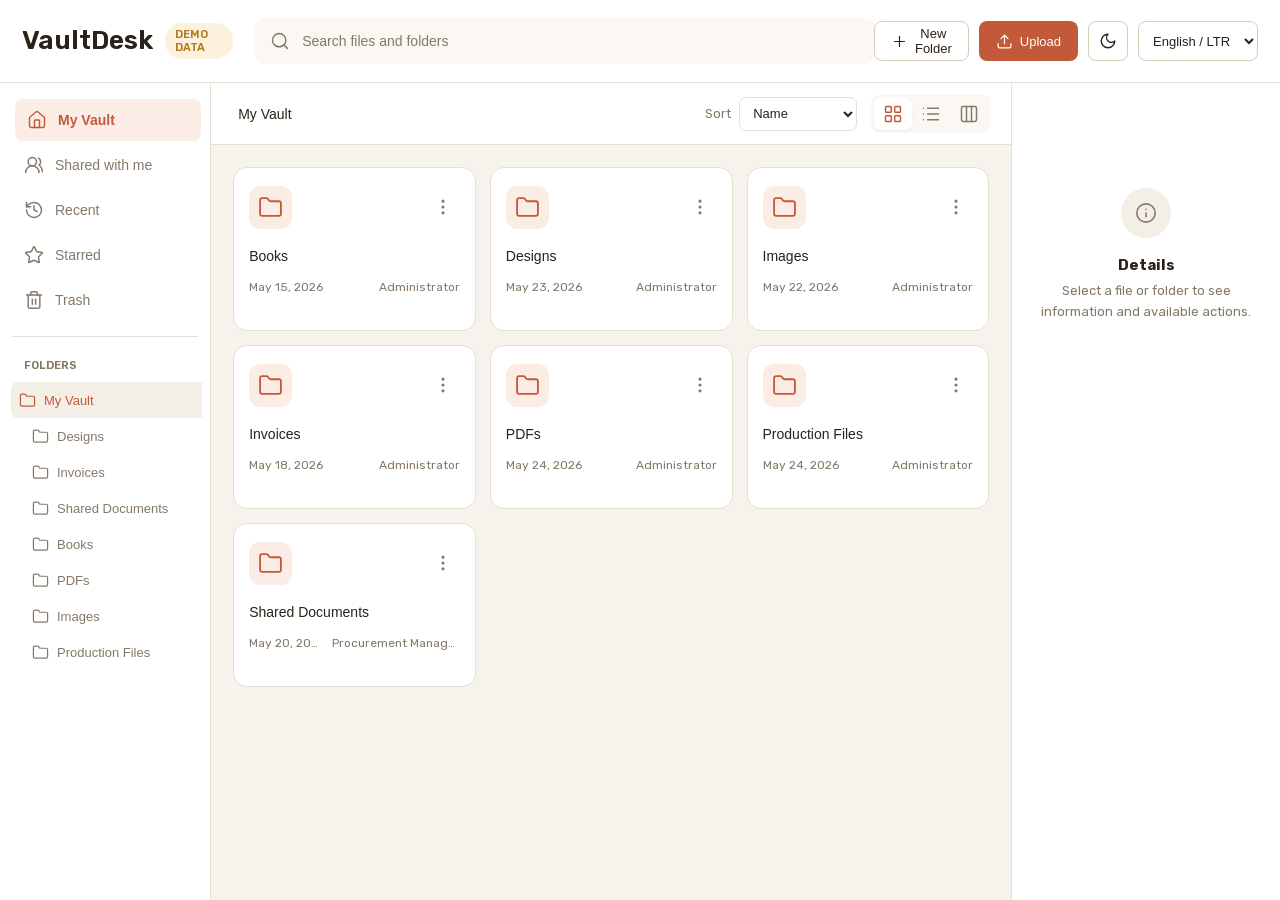
<file: vaultdesk/public/vaultdesk/index.html>
<!doctype html>
<html lang="en" class="vaultdesk-preview-document">
	<head>
		<meta charset="utf-8">
		<meta name="viewport" content="width=device-width, initial-scale=1">
		<title>VaultDesk</title>
		<link rel="icon" href="data:,">
		<link rel="stylesheet" href="./vaultdesk.css?v=warm-editorial-rubik-20260614e">
	</head>
	<body class="vaultdesk-preview-body">
		<div id="vaultdesk-preview" class="vaultdesk-mount vaultdesk-standalone" aria-live="polite"></div>
		<script type="module">
			const mount = document.querySelector("#vaultdesk-preview");
			const parameters = new URLSearchParams(window.location.search);
			const language = (() => {
				try {
					return parameters.get("lang") === "ar" || window.localStorage.getItem("vaultdesk-language") === "ar"
						? "ar"
						: "en";
				} catch (error) {
					return parameters.get("lang") === "ar" ? "ar" : "en";
				}
			})();
			const startupText = language === "ar" ? {
				loading: "جار تحميل المعاينة المحلية...",
				title: "تعذر تشغيل VaultDesk",
				message: "أعد تحميل الصفحة للحصول على أحدث ملفات المعاينة المحلية.",
				reload: "إعادة تحميل المعاينة",
			} : {
				loading: "Loading local preview...",
				title: "VaultDesk could not start",
				message: "Reload the page to retrieve the latest local preview files.",
				reload: "Reload preview",
			};

			document.documentElement.lang = language;
			document.documentElement.dir = language === "ar" ? "rtl" : "ltr";
			mount.innerHTML = `
				<div class="data-startup" role="status">
					<span class="data-spinner" aria-hidden="true"></span>
					<strong>VaultDesk</strong>
					<p></p>
				</div>`;
			mount.querySelector(".data-startup p").textContent = startupText.loading;

			// This bootstrap copy stays independent of app modules so import failures remain visible.
			function showStartupFailure(error) {
				console.error("[VaultDesk preview] Startup failed.", error);
				const state = document.createElement("div");
				state.className = "data-startup is-error";
				state.setAttribute("role", "alert");
				const title = document.createElement("strong");
				const message = document.createElement("p");
				const reload = document.createElement("button");
				title.textContent = startupText.title;
				message.textContent = startupText.message;
				reload.className = "data-btn data-btn-primary";
				reload.type = "button";
				reload.textContent = startupText.reload;
				reload.addEventListener("click", () => window.location.reload());
				state.append(title, message, reload);
				mount.replaceChildren(state);
			}

			async function startPreview() {
				const module = await import("./app.js?v=warm-editorial-rubik-20260614e");

				// Local preview only: this entry always uses browser-memory fixtures, never ERP/Frappe APIs.
				const app = module.mountVaultDesk(mount, { apiMode: "mock" });
				if (await app.ready === false) return;

				if (parameters.has("permissions")) {
					const designs = app.state.items.find((item) => item.name === "projects");
					if (designs) app.share(designs);
				}
				if (parameters.has("preview")) {
					const fileName = parameters.get("preview") || "config";
					const item = app.api.items?.[fileName];
					if (item) app.preview(app.api.clone(fileName));
				}
				if (parameters.has("versions")) {
					const fileName = parameters.get("versions") || "invoice";
					const item = app.api.items?.[fileName];
					if (item) app.openVersions(app.api.clone(fileName));
				}
				if (parameters.has("context")) {
					const targetName = parameters.get("context") || "canvas";
					if (["file", "breadcrumb", "readonly"].includes(targetName)) {
						await app.openFolder(targetName === "readonly" ? "shared" : "production");
					}
					const selector = {
						canvas: '[data-region="drop-surface"]',
						folder: '[data-region="items"] [data-context-item="projects"]',
						tree: '[data-region="tree"] [data-context-item="projects"]',
						breadcrumb: '[data-region="breadcrumbs"] [data-context-item="production"]',
						file: '[data-region="items"] [data-context-item="notes"]',
						readonly: '[data-region="items"] [data-context-item="restricted"]',
					}[targetName];
					const target = selector && document.querySelector(selector);
					if (target) {
						target.dispatchEvent(new MouseEvent("contextmenu", {
							bubbles: true,
							cancelable: true,
							clientX: 260,
							clientY: 230,
						}));
					}
				}
			}

			startPreview().catch(showStartupFailure);
		</script>
	</body>
</html>
</file>
<file: vaultdesk/public/vaultdesk/vaultdesk.css>
/* Rubik — single UI family for Arabic + English (self-hosted variable woff2, weight axis 300-700). */
@font-face {
	font-display: swap;
	font-family: "VaultDesk Rubik";
	font-style: normal;
	font-weight: 300 700;
	src: url("./fonts/rubik/rubik-latin.woff2?v=1") format("woff2");
	unicode-range: U+0000-00FF, U+0131, U+0152-0153, U+02BB-02BC, U+02C6, U+02DA, U+02DC, U+0304, U+0308, U+0329, U+2000-206F, U+20AC, U+2122, U+2191, U+2193, U+2212, U+2215, U+FEFF, U+FFFD;
}

@font-face {
	font-display: swap;
	font-family: "VaultDesk Rubik";
	font-style: normal;
	font-weight: 300 700;
	src: url("./fonts/rubik/rubik-latin-ext.woff2?v=1") format("woff2");
	unicode-range: U+0100-02BA, U+02BD-02C5, U+02C7-02CC, U+02CE-02D7, U+02DD-02FF, U+0304, U+0308, U+0329, U+1D00-1DBF, U+1E00-1E9F, U+1EF2-1EFF, U+2020, U+20A0-20AB, U+20AD-20C0, U+2113, U+2C60-2C7F, U+A720-A7FF;
}

/* Arabic script uses IBM Plex Sans Arabic (self-hosted, weights 300-700).
   Latin glyphs + all digits stay on Rubik via the latin ranges above. */
@font-face {
	font-display: swap;
	font-family: "VaultDesk Plex Arabic";
	font-style: normal;
	font-weight: 300;
	src: url("./fonts/ibm-plex-arabic/ibm-plex-arabic-300.woff2") format("woff2");
	unicode-range: U+0600-06FF, U+0750-077F, U+0870-088E, U+0890-0891, U+0897-08E1, U+08E3-08FF, U+200C-200E, U+2010-2011, U+204F, U+2E41, U+FB50-FDFF, U+FE70-FE74, U+FE76-FEFC, U+102E0-102FB, U+10E60-10E7E, U+10EC2-10EC4, U+10EFC-10EFF, U+1EE00-1EE03, U+1EE05-1EE1F, U+1EE21-1EE22, U+1EE24, U+1EE27, U+1EE29-1EE32, U+1EE34-1EE37, U+1EE39, U+1EE3B, U+1EE42, U+1EE47, U+1EE49, U+1EE4B, U+1EE4D-1EE4F, U+1EE51-1EE52, U+1EE54, U+1EE57, U+1EE59, U+1EE5B, U+1EE5D, U+1EE5F, U+1EE61-1EE62, U+1EE64, U+1EE67-1EE6A, U+1EE6C-1EE72, U+1EE74-1EE77, U+1EE79-1EE7C, U+1EE7E, U+1EE80-1EE89, U+1EE8B-1EE9B, U+1EEA1-1EEA3, U+1EEA5-1EEA9, U+1EEAB-1EEBB, U+1EEF0-1EEF1;
}

@font-face {
	font-display: swap;
	font-family: "VaultDesk Plex Arabic";
	font-style: normal;
	font-weight: 400;
	src: url("./fonts/ibm-plex-arabic/ibm-plex-arabic-400.woff2") format("woff2");
	unicode-range: U+0600-06FF, U+0750-077F, U+0870-088E, U+0890-0891, U+0897-08E1, U+08E3-08FF, U+200C-200E, U+2010-2011, U+204F, U+2E41, U+FB50-FDFF, U+FE70-FE74, U+FE76-FEFC, U+102E0-102FB, U+10E60-10E7E, U+10EC2-10EC4, U+10EFC-10EFF, U+1EE00-1EE03, U+1EE05-1EE1F, U+1EE21-1EE22, U+1EE24, U+1EE27, U+1EE29-1EE32, U+1EE34-1EE37, U+1EE39, U+1EE3B, U+1EE42, U+1EE47, U+1EE49, U+1EE4B, U+1EE4D-1EE4F, U+1EE51-1EE52, U+1EE54, U+1EE57, U+1EE59, U+1EE5B, U+1EE5D, U+1EE5F, U+1EE61-1EE62, U+1EE64, U+1EE67-1EE6A, U+1EE6C-1EE72, U+1EE74-1EE77, U+1EE79-1EE7C, U+1EE7E, U+1EE80-1EE89, U+1EE8B-1EE9B, U+1EEA1-1EEA3, U+1EEA5-1EEA9, U+1EEAB-1EEBB, U+1EEF0-1EEF1;
}

@font-face {
	font-display: swap;
	font-family: "VaultDesk Plex Arabic";
	font-style: normal;
	font-weight: 500;
	src: url("./fonts/ibm-plex-arabic/ibm-plex-arabic-500.woff2") format("woff2");
	unicode-range: U+0600-06FF, U+0750-077F, U+0870-088E, U+0890-0891, U+0897-08E1, U+08E3-08FF, U+200C-200E, U+2010-2011, U+204F, U+2E41, U+FB50-FDFF, U+FE70-FE74, U+FE76-FEFC, U+102E0-102FB, U+10E60-10E7E, U+10EC2-10EC4, U+10EFC-10EFF, U+1EE00-1EE03, U+1EE05-1EE1F, U+1EE21-1EE22, U+1EE24, U+1EE27, U+1EE29-1EE32, U+1EE34-1EE37, U+1EE39, U+1EE3B, U+1EE42, U+1EE47, U+1EE49, U+1EE4B, U+1EE4D-1EE4F, U+1EE51-1EE52, U+1EE54, U+1EE57, U+1EE59, U+1EE5B, U+1EE5D, U+1EE5F, U+1EE61-1EE62, U+1EE64, U+1EE67-1EE6A, U+1EE6C-1EE72, U+1EE74-1EE77, U+1EE79-1EE7C, U+1EE7E, U+1EE80-1EE89, U+1EE8B-1EE9B, U+1EEA1-1EEA3, U+1EEA5-1EEA9, U+1EEAB-1EEBB, U+1EEF0-1EEF1;
}

@font-face {
	font-display: swap;
	font-family: "VaultDesk Plex Arabic";
	font-style: normal;
	font-weight: 600;
	src: url("./fonts/ibm-plex-arabic/ibm-plex-arabic-600.woff2") format("woff2");
	unicode-range: U+0600-06FF, U+0750-077F, U+0870-088E, U+0890-0891, U+0897-08E1, U+08E3-08FF, U+200C-200E, U+2010-2011, U+204F, U+2E41, U+FB50-FDFF, U+FE70-FE74, U+FE76-FEFC, U+102E0-102FB, U+10E60-10E7E, U+10EC2-10EC4, U+10EFC-10EFF, U+1EE00-1EE03, U+1EE05-1EE1F, U+1EE21-1EE22, U+1EE24, U+1EE27, U+1EE29-1EE32, U+1EE34-1EE37, U+1EE39, U+1EE3B, U+1EE42, U+1EE47, U+1EE49, U+1EE4B, U+1EE4D-1EE4F, U+1EE51-1EE52, U+1EE54, U+1EE57, U+1EE59, U+1EE5B, U+1EE5D, U+1EE5F, U+1EE61-1EE62, U+1EE64, U+1EE67-1EE6A, U+1EE6C-1EE72, U+1EE74-1EE77, U+1EE79-1EE7C, U+1EE7E, U+1EE80-1EE89, U+1EE8B-1EE9B, U+1EEA1-1EEA3, U+1EEA5-1EEA9, U+1EEAB-1EEBB, U+1EEF0-1EEF1;
}

@font-face {
	font-display: swap;
	font-family: "VaultDesk Plex Arabic";
	font-style: normal;
	font-weight: 700;
	src: url("./fonts/ibm-plex-arabic/ibm-plex-arabic-700.woff2") format("woff2");
	unicode-range: U+0600-06FF, U+0750-077F, U+0870-088E, U+0890-0891, U+0897-08E1, U+08E3-08FF, U+200C-200E, U+2010-2011, U+204F, U+2E41, U+FB50-FDFF, U+FE70-FE74, U+FE76-FEFC, U+102E0-102FB, U+10E60-10E7E, U+10EC2-10EC4, U+10EFC-10EFF, U+1EE00-1EE03, U+1EE05-1EE1F, U+1EE21-1EE22, U+1EE24, U+1EE27, U+1EE29-1EE32, U+1EE34-1EE37, U+1EE39, U+1EE3B, U+1EE42, U+1EE47, U+1EE49, U+1EE4B, U+1EE4D-1EE4F, U+1EE51-1EE52, U+1EE54, U+1EE57, U+1EE59, U+1EE5B, U+1EE5D, U+1EE5F, U+1EE61-1EE62, U+1EE64, U+1EE67-1EE6A, U+1EE6C-1EE72, U+1EE74-1EE77, U+1EE79-1EE7C, U+1EE7E, U+1EE80-1EE89, U+1EE8B-1EE9B, U+1EEA1-1EEA3, U+1EEA5-1EEA9, U+1EEAB-1EEBB, U+1EEF0-1EEF1;
}

/* ===========================================================================
   VaultDesk "Warm Editorial" design tokens — Terracotta on Linen.
   Scoped to .vaultdesk-mount (NEVER :root — Frappe Desk owns :root).
   Light is the default; the dark block below follows Desk's [data-theme="dark"]
   or a self-managed [data-vd-theme] toggle, with a prefers-color-scheme fallback.
   =========================================================================== */
.vaultdesk-mount {
	--font-stack: "VaultDesk Rubik", "VaultDesk Plex Arabic", "-apple-system", "BlinkMacSystemFont",
		"Segoe UI", "system-ui", "Helvetica Neue", "Arial", "IBM Plex Sans Arabic", "Noto Sans Arabic",
		"Tahoma", sans-serif;
	--weight-light: 300;
	--weight-regular: 400;
	--weight-medium: 500;
	--weight-semibold: 600;
	--weight-bold: 700;
	--weight-black: 700;
	--text-tiny: 11px;
	--text-2xs: 12px;
	--text-xs: 12px;
	--text-sm: 13px;
	--text-md: 13px;
	--text-base: 14px;
	--text-lg: 16px;
	--text-xl: 18px;
	--text-2xl: 20px;
	--text-3xl: 24px;
	--text-4xl: 26px;
	/* --- Color roles (light) --- */
	--data-bg: #f6f2ec;
	--data-panel: #ffffff;
	--data-panel-muted: #fbf8f3;
	--data-hover: #f3eee6;
	--data-border: #e7dfd3;
	--data-border-strong: #d6cbba;
	--data-text: #2a2118;
	--data-muted: #857868;
	--data-primary: #c25a3a;
	--data-primary-hover: #a8472b;
	--data-primary-active: #8f3a22;
	--data-primary-soft: #fbede6;
	--data-on-accent: #ffffff;
	--data-danger: #c0392b;
	--data-danger-hover: #a32c20;
	--data-danger-soft: #fbe9e6;
	--data-success: #3f7d52;
	--data-success-soft: #e9f2ea;
	--data-warning: #b07a1e;
	--data-warning-soft: #fbf1dc;
	--data-star: #d9a646;
	--data-focus-ring: rgba(194, 90, 58, 0.30);
	--data-overlay: rgba(42, 33, 24, 0.44);
	--data-scrim: rgba(255, 253, 249, 0.92);
	/* file-type chips */
	--data-type-folder-bg: #fbede6;
	--data-type-folder-fg: #c25a3a;
	--data-type-pdf-bg: #fbe9e6;
	--data-type-pdf-fg: #c0392b;
	--data-type-image-bg: #e9f2ea;
	--data-type-image-fg: #3f7d52;
	--data-type-text-bg: #f2ebe0;
	--data-type-text-fg: #8a6a3f;
	--data-type-sheet-bg: #e9f2ea;
	--data-type-sheet-fg: #2f7350;
	--data-type-default-bg: #f2ece2;
	--data-type-default-fg: #857868;
	/* toast (fixed dark surface in both themes) */
	--data-toast-bg: #2a2118;
	--data-toast-fg: #f7f2ea;
	--data-toast-success: #6fb585;
	--data-toast-warning: #e6b35a;
	--data-toast-danger: #ec918a;
	/* skeleton shimmer (warm) */
	--data-skeleton-a: #efe7db;
	--data-skeleton-b: #faf6ef;
	/* --- Radii (rounder, premium) --- */
	--radius-xs: 6px;
	--radius-sm: 8px;
	--radius-md: 10px;
	--radius-lg: 14px;
	--radius-xl: 16px;
	--radius-pill: 999px;
	/* --- Shadows (warm-tinted espresso ink, low-contrast) --- */
	--shadow-sm: 0 1px 2px rgba(58, 42, 28, 0.08);
	--data-shadow: 0 12px 32px rgba(58, 42, 28, 0.08);
	--data-shadow-hover: 0 14px 36px rgba(58, 42, 28, 0.12);
	--data-shadow-menu: 0 12px 30px rgba(58, 42, 28, 0.14);
	--data-shadow-modal: 0 20px 56px rgba(31, 22, 14, 0.22);
	--data-shadow-pop: 0 7px 16px rgba(194, 90, 58, 0.24);
	/* --- Motion --- */
	--data-motion-fast: 140ms;
	--data-motion-medium: 220ms;
	--data-motion-slow: 300ms;
	--data-motion-exit: 180ms;
	--data-motion-ease: cubic-bezier(0.2, 0.8, 0.2, 1);
	--data-motion-pop: cubic-bezier(0.18, 0.89, 0.32, 1.18);
	--data-motion-exit-ease: cubic-bezier(0.4, 0, 1, 1);
	--data-inline-shift: 9px;
	--data-nav-shift: 3px;
	-moz-osx-font-smoothing: grayscale;
	-webkit-font-smoothing: antialiased;
	color: var(--data-text);
	font-family: var(--font-stack);
	font-weight: var(--weight-regular);
	margin: -15px -15px 0;
	min-width: 0;
}

/* ===========================  DARK  ======================================= */
/* Follows Frappe Desk's html[data-theme="dark"] OR a self toggle on the mount.
   Elevation in dark = lifted surface tone + brighter border; shadows deepen. */
html[data-theme="dark"] .vaultdesk-mount,
.vaultdesk-mount[data-vd-theme="dark"] {
	--data-bg: #1c1714;
	--data-panel: #26201b;
	--data-panel-muted: #2e2720;
	--data-hover: #322a23;
	--data-border: #3a322b;
	--data-border-strong: #4c4239;
	--data-text: #f2ebe1;
	--data-muted: #a89a89;
	--data-primary: #e4805e;
	--data-primary-hover: #f09a7b;
	--data-primary-active: #f5a98c;
	--data-primary-soft: #3a2a22;
	--data-on-accent: #2a1b14;
	--data-danger: #e07567;
	--data-danger-hover: #ef8a7c;
	--data-danger-soft: #3a2421;
	--data-success: #6fb585;
	--data-success-soft: #23332a;
	--data-warning: #d9a646;
	--data-warning-soft: #352b1a;
	--data-star: #f0bc5b;
	--data-focus-ring: rgba(228, 128, 94, 0.42);
	--data-overlay: rgba(10, 7, 5, 0.62);
	--data-scrim: rgba(28, 23, 20, 0.90);
	--data-type-folder-bg: #3a2a22;
	--data-type-folder-fg: #e4805e;
	--data-type-pdf-bg: #3a2421;
	--data-type-pdf-fg: #e07567;
	--data-type-image-bg: #23332a;
	--data-type-image-fg: #6fb585;
	--data-type-text-bg: #332a20;
	--data-type-text-fg: #c79b6a;
	--data-type-sheet-bg: #23332a;
	--data-type-sheet-fg: #6fb585;
	--data-type-default-bg: #2e2720;
	--data-type-default-fg: #a89a89;
	--data-skeleton-a: #2a241e;
	--data-skeleton-b: #352e27;
	--shadow-sm: 0 1px 2px rgba(0, 0, 0, 0.40);
	--data-shadow: 0 14px 34px rgba(0, 0, 0, 0.42);
	--data-shadow-hover: 0 16px 40px rgba(0, 0, 0, 0.50);
	--data-shadow-menu: 0 14px 34px rgba(0, 0, 0, 0.52);
	--data-shadow-modal: 0 24px 64px rgba(0, 0, 0, 0.62);
	--data-shadow-pop: 0 7px 18px rgba(0, 0, 0, 0.55);
}

/* OS preference fallback — only when neither Desk nor VaultDesk has pinned light. */
@media (prefers-color-scheme: dark) {
	html:not([data-theme="light"]) .vaultdesk-mount:not([data-vd-theme="light"]) {
		--data-bg: #1c1714;
		--data-panel: #26201b;
		--data-panel-muted: #2e2720;
		--data-hover: #322a23;
		--data-border: #3a322b;
		--data-border-strong: #4c4239;
		--data-text: #f2ebe1;
		--data-muted: #a89a89;
		--data-primary: #e4805e;
		--data-primary-hover: #f09a7b;
		--data-primary-active: #f5a98c;
		--data-primary-soft: #3a2a22;
		--data-on-accent: #2a1b14;
		--data-danger: #e07567;
		--data-danger-hover: #ef8a7c;
		--data-danger-soft: #3a2421;
		--data-success: #6fb585;
		--data-success-soft: #23332a;
		--data-warning: #d9a646;
		--data-warning-soft: #352b1a;
		--data-star: #f0bc5b;
		--data-focus-ring: rgba(228, 128, 94, 0.42);
		--data-overlay: rgba(10, 7, 5, 0.62);
		--data-scrim: rgba(28, 23, 20, 0.90);
		--data-type-folder-bg: #3a2a22;
		--data-type-folder-fg: #e4805e;
		--data-type-pdf-bg: #3a2421;
		--data-type-pdf-fg: #e07567;
		--data-type-image-bg: #23332a;
		--data-type-image-fg: #6fb585;
		--data-type-text-bg: #332a20;
		--data-type-text-fg: #c79b6a;
		--data-type-sheet-bg: #23332a;
		--data-type-sheet-fg: #6fb585;
		--data-type-default-bg: #2e2720;
		--data-type-default-fg: #a89a89;
		--data-skeleton-a: #2a241e;
		--data-skeleton-b: #352e27;
		--shadow-sm: 0 1px 2px rgba(0, 0, 0, 0.40);
		--data-shadow: 0 14px 34px rgba(0, 0, 0, 0.42);
		--data-shadow-hover: 0 16px 40px rgba(0, 0, 0, 0.50);
		--data-shadow-menu: 0 14px 34px rgba(0, 0, 0, 0.52);
		--data-shadow-modal: 0 24px 64px rgba(0, 0, 0, 0.62);
		--data-shadow-pop: 0 7px 18px rgba(0, 0, 0, 0.55);
	}
}

html.vaultdesk-preview-document,
.vaultdesk-preview-body {
	height: 100%;
	margin: 0;
	overflow: hidden;
	width: 100%;
}

.vaultdesk-preview-body {
	background: var(--data-bg, #f5f7fb);
}

.vaultdesk-standalone {
	height: 100vh;
	height: 100dvh;
	margin: 0;
	overflow: hidden;
	width: 100%;
}

.vaultdesk-standalone .vaultdesk-shell {
	border: 0;
	border-radius: 0;
	height: 100%;
	min-height: 0;
	width: 100%;
}

.data-startup {
	align-items: center;
	color: var(--data-muted);
	display: flex;
	flex-direction: column;
	gap: 14px;
	height: 100%;
	justify-content: center;
	padding: 24px;
	text-align: center;
}

.data-startup strong {
	color: var(--data-text);
	font-size: 22px;
	font-weight: var(--weight-semibold);
}

.data-startup p {
	font-size: 14px;
	line-height: 1.6;
	margin: 0;
	max-width: 420px;
}

.data-startup.is-error {
	background: var(--data-bg);
}

.data-startup.is-error strong {
	font-size: 18px;
}

.data-startup.is-error::before {
	background: var(--data-danger-soft);
	border-radius: 50%;
	color: var(--data-danger);
	content: "!";
	display: grid;
	font-size: 22px;
	font-weight: var(--weight-bold);
	height: 52px;
	place-items: center;
	width: 52px;
}

.data-startup .data-btn {
	margin-top: 6px;
}

.vaultdesk-shell,
.vaultdesk-shell * {
	box-sizing: border-box;
}

.vaultdesk-shell {
	accent-color: var(--data-primary);
	animation: data-shell-enter var(--data-motion-slow) var(--data-motion-ease) both;
	background: var(--data-bg);
	border: 1px solid var(--data-border);
	border-radius: var(--radius-lg);
	display: flex;
	flex-direction: column;
	height: min(900px, calc(100vh - 126px));
	min-height: 650px;
	min-width: 0;
	overflow: hidden;
	width: 100%;
}

.data-icon {
	fill: none;
	flex: 0 0 auto;
	height: 20px;
	stroke: currentColor;
	stroke-linecap: round;
	stroke-linejoin: round;
	stroke-width: 1.75;
	width: 20px;
}

.data-header {
	animation: data-fade-down var(--data-motion-medium) 40ms var(--data-motion-ease) both;
	align-items: center;
	background: var(--data-panel);
	border-bottom: 1px solid var(--data-border);
	display: grid;
	gap: 22px;
	grid-template-columns: clamp(164px, 16.5vw, 236px) minmax(190px, 620px) minmax(0, 1fr);
	min-width: 0;
	padding: 18px 22px;
}

.data-title-group {
	align-items: center;
	display: flex;
	gap: 12px;
	min-width: 0;
}

.data-title-group h1 {
	color: var(--data-text);
	font-size: 26px;
	font-weight: var(--weight-semibold);
	letter-spacing: 0;
	line-height: 1;
	margin: 0;
}

.data-mode-badge {
	background: var(--data-success-soft);
	border-radius: 20px;
	color: var(--data-success);
	font-size: 11px;
	font-weight: var(--weight-semibold);
	padding: 5px 10px;
	text-transform: uppercase;
	transition: transform var(--data-motion-fast) var(--data-motion-ease);
}

.data-mode-badge.is-mock {
	background: var(--data-warning-soft);
	color: var(--data-warning);
}

.data-search {
	align-items: center;
	background: var(--data-panel-muted);
	border: 1px solid transparent;
	border-radius: 10px;
	color: var(--data-muted);
	display: flex;
	gap: 10px;
	height: 46px;
	max-width: 620px;
	min-width: 0;
	padding: 0 14px;
	transition:
		background var(--data-motion-fast),
		border var(--data-motion-fast),
		box-shadow var(--data-motion-fast),
		transform var(--data-motion-fast) var(--data-motion-ease);
}

.data-search:focus-within {
	background: var(--data-panel);
	border-color: var(--data-primary);
	box-shadow: 0 0 0 3px var(--data-focus-ring);
	transform: translateY(-1px);
}

.data-search input {
	background: transparent;
	border: 0;
	color: var(--data-text);
	font-size: 14px;
	outline: none;
	width: 100%;
}

.data-search input::placeholder {
	color: var(--data-muted);
}

.data-header-actions {
	display: flex;
	flex-wrap: nowrap;
	gap: 10px;
	justify-self: end;
	min-width: 0;
}

.data-language {
	align-items: center;
	display: flex;
}

.data-language select {
	background: var(--data-panel);
	border: 1px solid var(--data-border-strong);
	border-radius: 8px;
	color: var(--data-text);
	font-size: 13px;
	height: 40px;
	padding: 0 10px;
	transition: border-color var(--data-motion-fast), box-shadow var(--data-motion-fast);
}

.data-language select:focus {
	border-color: var(--data-primary);
	box-shadow: 0 0 0 3px var(--data-focus-ring);
	outline: none;
}

.data-btn {
	align-items: center;
	border: 1px solid transparent;
	border-radius: 8px;
	cursor: pointer;
	display: inline-flex;
	font-size: 13px;
	font-weight: var(--weight-medium);
	gap: 7px;
	height: 40px;
	justify-content: center;
	padding: 0 16px;
	transition:
		background var(--data-motion-fast),
		border var(--data-motion-fast),
		color var(--data-motion-fast),
		box-shadow var(--data-motion-fast),
		opacity var(--data-motion-fast),
		transform var(--data-motion-fast) var(--data-motion-ease);
}

.data-btn .data-icon {
	height: 17px;
	width: 17px;
}

.data-btn:disabled {
	cursor: not-allowed;
	opacity: 0.48;
}

.data-btn:not(:disabled):active,
.data-icon-btn:not(:disabled):active {
	transform: scale(0.97);
}

.data-btn-primary {
	background: var(--data-primary);
	color: var(--data-on-accent);
}

.data-btn-primary:not(:disabled):hover {
	background: var(--data-primary-hover);
	box-shadow: var(--data-shadow-pop);
	transform: translateY(-1px);
}

.data-btn-primary:not(:disabled):active {
	background: var(--data-primary-active);
}

.data-btn-secondary {
	background: var(--data-panel);
	border-color: var(--data-border-strong);
	color: var(--data-text);
}

.data-btn-secondary:not(:disabled):hover {
	background: var(--data-panel-muted);
	border-color: var(--data-border-strong);
	transform: translateY(-1px);
}

.data-btn-danger {
	background: var(--data-danger);
	color: var(--data-on-accent);
}

.data-btn-danger:hover {
	background: var(--data-danger-hover);
}

.data-theme-toggle {
	flex: 0 0 auto;
	padding: 0;
	width: 40px;
}

.data-theme-toggle .data-icon {
	height: 18px;
	transition: transform var(--data-motion-medium) var(--data-motion-pop);
	width: 18px;
}

.data-theme-toggle:hover .data-icon {
	transform: rotate(-18deg);
}

.data-layout {
	animation: data-fade-up var(--data-motion-medium) 70ms var(--data-motion-ease) both;
	display: grid;
	flex: 1;
	grid-template-columns: clamp(196px, 16.5vw, 236px) minmax(0, 1fr) clamp(264px, 21vw, 304px);
	min-height: 0;
	min-width: 0;
	overflow: hidden;
	position: relative;
}

.data-sidebar {
	background: var(--data-panel);
	border-right: 1px solid var(--data-border);
	display: flex;
	flex-direction: column;
	overflow: hidden;
	padding: 16px 12px;
	min-width: 0;
}

.data-navigation {
	border-bottom: 1px solid var(--data-border);
	display: flex;
	flex-direction: column;
	gap: 3px;
	padding-bottom: 15px;
}

.data-nav-item {
	align-items: center;
	background: transparent;
	border: 0;
	border-radius: 8px;
	color: var(--data-muted);
	cursor: pointer;
	display: flex;
	font-size: 14px;
	font-weight: var(--weight-medium);
	gap: 11px;
	height: 42px;
	padding: 0 12px;
	text-align: left;
	transition:
		color var(--data-motion-fast),
		background var(--data-motion-fast),
		transform var(--data-motion-fast) var(--data-motion-ease);
	width: 100%;
}

.data-nav-item:hover {
	background: var(--data-hover);
	color: var(--data-text);
	transform: translateX(var(--data-nav-shift));
}

.data-nav-item.is-active {
	background: var(--data-primary-soft);
	color: var(--data-primary);
	font-weight: var(--weight-semibold);
	transform: translateX(var(--data-nav-shift));
}

.data-sidebar-heading {
	color: var(--data-muted);
	font-size: 11px;
	font-weight: var(--weight-semibold);
	letter-spacing: 0;
	padding: 22px 12px 10px;
	text-transform: uppercase;
}

.data-folder-tree {
	margin: 0 -4px;
	overflow-y: auto;
	padding-bottom: 16px;
}

.data-tree-node button {
	align-items: center;
	background: transparent;
	border: 0;
	border-radius: 7px;
	color: var(--data-muted);
	cursor: pointer;
	display: flex;
	font-size: 13px;
	gap: 8px;
	height: 36px;
	overflow: hidden;
	padding: 0 8px 0 calc(8px + (var(--depth) * 16px));
	width: 100%;
	transition:
		background var(--data-motion-fast),
		color var(--data-motion-fast),
		transform var(--data-motion-fast) var(--data-motion-ease);
}

.data-tree-node button:hover,
.data-tree-node button.is-current {
	background: var(--data-hover);
	color: var(--data-primary);
	transform: translateX(var(--data-nav-shift));
}

.data-tree-node .data-icon {
	height: 17px;
	width: 17px;
}

.data-tree-node span {
	overflow: hidden;
	text-overflow: ellipsis;
	white-space: nowrap;
}

.data-main {
	display: flex;
	flex-direction: column;
	min-width: 0;
}

.data-content-head {
	align-items: center;
	background: var(--data-panel);
	border-bottom: 1px solid var(--data-border);
	display: flex;
	gap: 12px;
	height: 62px;
	justify-content: space-between;
	min-width: 0;
	padding: 0 20px;
}

.data-breadcrumbs {
	align-items: center;
	color: var(--data-muted);
	display: flex;
	gap: 5px;
	min-width: 0;
	overflow: hidden;
}

.data-breadcrumbs .data-icon {
	height: 15px;
	width: 15px;
}

.data-breadcrumbs button {
	background: transparent;
	border: 0;
	border-radius: 5px;
	color: var(--data-muted);
	cursor: pointer;
	font-size: 14px;
	max-width: 180px;
	overflow: hidden;
	padding: 5px 7px;
	text-overflow: ellipsis;
	white-space: nowrap;
	transition:
		background var(--data-motion-fast),
		color var(--data-motion-fast),
		transform var(--data-motion-fast) var(--data-motion-ease);
}

.data-breadcrumbs button:last-child {
	color: var(--data-text);
	font-weight: var(--weight-medium);
}

.data-breadcrumbs button:hover {
	background: var(--data-hover);
	color: var(--data-primary);
	transform: translateY(-1px);
}

.data-section-title {
	color: var(--data-text);
	font-size: 16px;
	font-weight: var(--weight-semibold);
}

.data-view-controls {
	align-items: center;
	display: flex;
	flex: 0 0 auto;
	gap: 14px;
	max-width: 100%;
}

.data-sort {
	align-items: center;
	color: var(--data-muted);
	display: flex;
	font-size: 13px;
	gap: 8px;
}

.data-sort select {
	background: var(--data-panel);
	border: 1px solid var(--data-border);
	border-radius: 7px;
	color: var(--data-text);
	font-size: 13px;
	height: 34px;
	padding: 0 9px;
	transition: border-color var(--data-motion-fast), box-shadow var(--data-motion-fast);
}

.data-view-toggle {
	background: var(--data-panel-muted);
	border-radius: 8px;
	display: flex;
	padding: 3px;
	position: relative;
}

/* Sliding pill that travels from the previous view button to the newly active one. */
.data-view-toggle-indicator {
	background: var(--data-panel);
	border-radius: 6px;
	box-shadow: var(--shadow-sm);
	height: 32px;
	left: 0;
	pointer-events: none;
	position: absolute;
	top: 3px;
	transition:
		transform var(--data-motion-medium) var(--data-motion-pop),
		width var(--data-motion-medium) var(--data-motion-pop);
	width: 0;
	z-index: 0;
}

.data-view-toggle button {
	background: transparent;
	border: 0;
	border-radius: 6px;
	color: var(--data-muted);
	cursor: pointer;
	height: 32px;
	padding: 6px 9px;
	position: relative;
	z-index: 1;
	transition:
		color var(--data-motion-fast),
		transform var(--data-motion-fast) var(--data-motion-ease);
}

.data-view-toggle button.is-active {
	color: var(--data-primary);
}

/* When a view becomes active, the parts INSIDE its icon react for ~0.5s. */
.data-view-toggle button .data-icon rect,
.data-view-toggle button .data-icon path {
	transform-box: fill-box;
	transform-origin: center;
}

.data-view-toggle button.is-anim .lucide-grid rect {
	animation: icon-grid-vibrate 0.5s var(--data-motion-ease) both;
}
.data-view-toggle button.is-anim .lucide-grid rect:nth-child(1) { animation-delay: 0ms; }
.data-view-toggle button.is-anim .lucide-grid rect:nth-child(2) { animation-delay: 70ms; }
.data-view-toggle button.is-anim .lucide-grid rect:nth-child(3) { animation-delay: 130ms; }
.data-view-toggle button.is-anim .lucide-grid rect:nth-child(4) { animation-delay: 40ms; }

.data-view-toggle button.is-anim .lucide-list path {
	animation: icon-list-shuffle 0.5s var(--data-motion-ease) both;
}
.data-view-toggle button.is-anim .lucide-list path:nth-child(1),
.data-view-toggle button.is-anim .lucide-list path:nth-child(4) { --row-shift: 6px; animation-delay: 0ms; }
.data-view-toggle button.is-anim .lucide-list path:nth-child(2),
.data-view-toggle button.is-anim .lucide-list path:nth-child(5) { --row-shift: 0px; animation-delay: 70ms; }
.data-view-toggle button.is-anim .lucide-list path:nth-child(3),
.data-view-toggle button.is-anim .lucide-list path:nth-child(6) { --row-shift: -6px; animation-delay: 0ms; }

.data-view-toggle button.is-anim .lucide-columns path:nth-child(2) {
	animation: icon-col-top 0.5s var(--data-motion-ease) both;
}
.data-view-toggle button.is-anim .lucide-columns path:nth-child(3) {
	animation: icon-col-bottom 0.5s var(--data-motion-ease) both;
}

.data-drop-surface {
	flex: 1;
	min-height: 0;
	overflow-x: hidden;
	overflow-y: auto;
	padding: 22px;
	position: relative;
	min-width: 0;
	transition: background var(--data-motion-medium) var(--data-motion-ease);
}

.data-drop-surface.is-dragging {
	background: var(--data-primary-soft);
}

.data-drop-surface.is-context-target {
	background: var(--data-hover);
}

.data-drop-prompt {
	align-items: center;
	background: var(--data-scrim);
	border: 2px dashed var(--data-primary);
	border-radius: 14px;
	color: var(--data-primary);
	display: none;
	font-size: 16px;
	font-weight: var(--weight-medium);
	gap: 10px;
	inset: 16px;
	justify-content: center;
	position: absolute;
	z-index: 10;
	animation: data-drop-enter var(--data-motion-medium) var(--data-motion-pop) both;
}

.data-drop-surface.is-dragging .data-drop-prompt {
	display: flex;
}

.data-grid {
	display: grid;
	gap: 14px;
	grid-template-columns: repeat(auto-fill, minmax(min(196px, 100%), 1fr));
	min-width: 0;
}

.data-card {
	background: var(--data-panel);
	border: 1px solid var(--data-border);
	border-radius: var(--radius-lg);
	min-height: 164px;
	padding: 15px;
	position: relative;
	transition:
		background var(--data-motion-fast),
		border var(--data-motion-fast),
		box-shadow var(--data-motion-medium) var(--data-motion-ease),
		transform var(--data-motion-medium) var(--data-motion-ease);
}

.data-card[data-action],
.data-table tbody tr[data-action] {
	cursor: pointer;
}

.data-card:hover {
	border-color: var(--data-border-strong);
	box-shadow: var(--data-shadow-hover);
	transform: translateY(-3px);
}

.data-card.is-selected {
	background: var(--data-panel);
	border-color: var(--data-primary);
	box-shadow: 0 0 0 2px var(--data-focus-ring);
}

.data-card:active {
	transform: translateY(-1px) scale(0.988);
}

.data-card.is-context-target,
.data-table tr.is-context-target {
	animation: data-context-target var(--data-motion-medium) var(--data-motion-ease);
	background: var(--data-primary-soft);
}

.data-card-header {
	align-items: center;
	display: flex;
	height: 48px;
	margin-bottom: 16px;
}

.data-card-header .is-starred {
	color: var(--data-star);
	fill: var(--data-star);
	height: 16px;
	margin-left: auto;
	width: 16px;
}

.data-file-icon {
	align-items: center;
	background: var(--data-type-default-bg);
	border-radius: 11px;
	color: var(--data-type-default-fg);
	display: inline-flex;
	height: 43px;
	justify-content: center;
	width: 43px;
	transition:
		background var(--data-motion-fast),
		color var(--data-motion-fast);
}

.data-file-icon .data-icon {
	height: 25px;
	width: 25px;
}

.data-file-icon.is-folder {
	background: var(--data-type-folder-bg);
	color: var(--data-type-folder-fg);
}

.data-file-icon.is-pdf {
	background: var(--data-type-pdf-bg);
	color: var(--data-type-pdf-fg);
}

.data-file-icon.is-image {
	background: var(--data-type-image-bg);
	color: var(--data-type-image-fg);
}

.data-file-icon.is-text {
	background: var(--data-type-text-bg);
	color: var(--data-type-text-fg);
}

.data-file-icon.is-sheet {
	background: var(--data-type-sheet-bg);
	color: var(--data-type-sheet-fg);
}

.data-icon-btn {
	align-items: center;
	background: transparent;
	border: 0;
	border-radius: 7px;
	color: var(--data-muted);
	cursor: pointer;
	display: inline-flex;
	height: 34px;
	justify-content: center;
	transition:
		background var(--data-motion-fast),
		color var(--data-motion-fast),
		transform var(--data-motion-fast) var(--data-motion-ease);
	width: 34px;
}

.data-icon-btn:hover {
	background: var(--data-hover);
	color: var(--data-text);
}

.data-card .data-more {
	margin-left: auto;
}

.data-card-header .is-starred + .data-more {
	margin-left: 5px;
}

.data-card-name {
	background: transparent;
	border: 0;
	color: var(--data-text);
	cursor: pointer;
	display: block;
	font-size: 14px;
	font-weight: var(--weight-medium);
	line-height: 1.4;
	margin: 0 0 13px;
	overflow: hidden;
	padding: 0;
	text-align: left;
	text-overflow: ellipsis;
	white-space: nowrap;
	width: 100%;
	transition: color var(--data-motion-fast);
}

.data-card-name:hover {
	color: var(--data-primary);
}

.data-card-meta {
	color: var(--data-muted);
	display: flex;
	font-size: 12px;
	gap: 7px;
	justify-content: space-between;
}

.data-card-meta span {
	overflow: hidden;
	text-overflow: ellipsis;
	white-space: nowrap;
}

.data-menu {
	animation: data-menu-enter var(--data-motion-fast) var(--data-motion-pop) both;
	background: var(--data-panel);
	border: 1px solid var(--data-border);
	border-radius: 9px;
	box-shadow: var(--data-shadow);
	min-width: 184px;
	padding: 6px;
	position: absolute;
	right: 10px;
	top: 54px;
	z-index: 7;
}

.data-menu[hidden] {
	display: none;
}

.data-menu button {
	align-items: center;
	background: transparent;
	border: 0;
	border-radius: 6px;
	color: var(--data-text);
	cursor: pointer;
	display: flex;
	font-size: 13px;
	gap: 9px;
	height: 34px;
	padding: 0 9px;
	width: 100%;
	transition:
		background var(--data-motion-fast),
		color var(--data-motion-fast),
		transform var(--data-motion-fast) var(--data-motion-ease);
}

.data-menu button:hover {
	background: var(--data-hover);
	color: var(--data-primary);
	transform: translateX(var(--data-nav-shift));
}

.data-menu .data-icon {
	color: var(--data-muted);
	height: 17px;
	width: 17px;
}

.data-context-menu {
	animation: data-menu-enter var(--data-motion-fast) var(--data-motion-pop) both;
	background: var(--data-panel);
	border: 1px solid var(--data-border);
	border-radius: 10px;
	box-shadow: var(--data-shadow);
	max-height: calc(100vh - 16px);
	max-height: calc(100dvh - 16px);
	max-width: calc(100vw - 16px);
	min-width: min(228px, calc(100vw - 16px));
	overflow-y: auto;
	padding: 6px;
	position: fixed;
	z-index: 1080;
	transform-origin: top left;
	width: min(228px, calc(100vw - 16px));
}

.data-context-menu button {
	align-items: center;
	background: transparent;
	border: 0;
	border-radius: 7px;
	color: var(--data-text);
	cursor: pointer;
	display: flex;
	font-size: 13px;
	gap: 10px;
	height: 36px;
	padding: 0 10px;
	text-align: left;
	width: 100%;
	transition:
		background var(--data-motion-fast),
		color var(--data-motion-fast),
		opacity var(--data-motion-fast),
		transform var(--data-motion-fast) var(--data-motion-ease);
}

.data-context-menu button:hover:not(:disabled) {
	background: var(--data-hover);
	color: var(--data-primary);
	transform: translateX(var(--data-nav-shift));
}

.data-context-menu button:disabled {
	color: var(--data-muted);
	cursor: not-allowed;
	opacity: 0.72;
}

.data-context-menu .data-icon {
	color: currentColor;
	height: 17px;
	width: 17px;
}

.data-context-separator {
	background: var(--data-border);
	height: 1px;
	margin: 6px 3px;
}

.data-table-wrap {
	background: var(--data-panel);
	border: 1px solid var(--data-border);
	border-radius: 10px;
	max-width: 100%;
	min-width: 0;
	overflow: visible;
	transition: box-shadow var(--data-motion-medium);
}

.data-table {
	border-collapse: collapse;
	table-layout: fixed;
	max-width: 100%;
	width: 100%;
}

.data-table th {
	border-bottom: 1px solid var(--data-border);
	color: var(--data-muted);
	font-size: 12px;
	font-weight: var(--weight-semibold);
	height: 44px;
	padding: 0 14px;
	text-align: left;
}

.data-table td {
	border-bottom: 1px solid var(--data-border);
	color: var(--data-text);
	font-size: 13px;
	height: 61px;
	overflow: hidden;
	padding: 0 14px;
	position: relative;
	text-overflow: ellipsis;
	white-space: nowrap;
}

.data-table tbody tr {
	transition: background var(--data-motion-fast);
}

.data-table tr:last-child td {
	border-bottom: 0;
}

.data-table tbody tr:hover,
.data-table tbody tr.is-selected {
	background: var(--data-hover);
}

.data-table th:first-child {
	width: 34%;
}

.data-table th:nth-child(2) {
	width: 12%;
}

.data-table th:nth-child(3) {
	width: 20%;
}

.data-table th:nth-child(4) {
	width: 18%;
}

.data-table th:nth-child(5) {
	width: 10%;
}

.data-table th:last-child {
	width: 64px;
}

.data-table-name {
	align-items: center;
	background: transparent;
	border: 0;
	color: var(--data-text);
	cursor: pointer;
	display: flex;
	font-size: 13px;
	font-weight: var(--weight-medium);
	gap: 12px;
	max-width: 100%;
	min-width: 0;
	overflow: hidden;
	padding: 0;
	white-space: nowrap;
	transition: color var(--data-motion-fast);
	width: 100%;
}

.data-table-name:hover {
	color: var(--data-primary);
}

.data-table-name .data-item-label {
	min-width: 0;
	overflow: hidden;
	text-overflow: ellipsis;
	white-space: nowrap;
}

.data-table-name .data-file-icon {
	border-radius: 7px;
	flex: 0 0 36px;
	height: 36px;
	width: 36px;
}

.data-table-name .data-icon {
	height: 21px;
	width: 21px;
}

.data-row-actions {
	align-items: center;
	display: flex;
	gap: 3px;
	justify-content: flex-end;
}

.data-table td:last-child {
	overflow: visible;
}

.data-columns {
	background: var(--data-panel);
	border: 1px solid var(--data-border);
	border-radius: 10px;
	display: flex;
	height: max(420px, calc(100vh - 252px));
	min-height: 360px;
	min-width: 0;
	overflow-x: auto;
	overflow-y: hidden;
}

.data-column {
	background: var(--data-panel);
	border-inline-end: 1px solid var(--data-border);
	display: flex;
	flex: 0 0 clamp(230px, 23vw, 310px);
	flex-direction: column;
	min-width: 0;
}

.data-column:last-child {
	border-inline-end: 0;
}

.data-column-header {
	align-items: center;
	border-bottom: 1px solid var(--data-border);
	color: var(--data-text);
	display: flex;
	flex: 0 0 42px;
	font-size: 13px;
	font-weight: var(--weight-semibold);
	min-width: 0;
	overflow: hidden;
	padding: 0 12px;
	text-overflow: ellipsis;
	white-space: nowrap;
}

.data-column-list {
	flex: 1;
	min-height: 0;
	overflow-y: auto;
	padding: 6px;
}

.data-column-item {
	align-items: center;
	background: transparent;
	border: 0;
	border-radius: 7px;
	color: var(--data-text);
	cursor: pointer;
	display: grid;
	font-size: 13px;
	font-weight: var(--weight-medium);
	gap: 9px;
	grid-template-columns: 30px minmax(0, 1fr) 16px;
	min-height: 38px;
	padding: 4px 7px;
	text-align: left;
	width: 100%;
	transition:
		background var(--data-motion-fast),
		color var(--data-motion-fast),
		transform var(--data-motion-fast) var(--data-motion-ease);
}

.data-column-item:hover,
.data-column-item.is-selected {
	background: var(--data-primary);
	color: var(--data-on-accent);
}

.data-column-item:hover {
	transform: translateX(var(--data-nav-shift));
}

.data-column-item .data-file-icon {
	border-radius: 6px;
	height: 28px;
	width: 28px;
}

.data-column-item .data-file-icon .data-icon {
	height: 18px;
	width: 18px;
}

.data-column-item:hover .data-file-icon,
.data-column-item.is-selected .data-file-icon {
	background: rgba(255, 255, 255, 0.18);
	color: var(--data-on-accent);
}

.data-column-label {
	overflow: hidden;
	text-overflow: ellipsis;
	white-space: nowrap;
}

.data-column-chevron {
	color: currentColor;
	height: 15px;
	justify-self: end;
	width: 15px;
}

.data-column-state {
	align-items: center;
	color: var(--data-muted);
	display: flex;
	flex-direction: column;
	gap: 10px;
	justify-content: center;
	min-height: 190px;
	padding: 22px;
	text-align: center;
}

.data-column-state .data-icon {
	color: var(--data-primary);
	height: 32px;
	width: 32px;
}

.data-column-state p {
	font-size: 13px;
	line-height: 1.5;
	margin: 0;
}

.data-row-actions > .is-starred {
	color: var(--data-star);
	fill: var(--data-star);
	height: 16px;
	width: 16px;
}

.data-row-actions .data-menu {
	right: 13px;
	top: 48px;
}

.data-details {
	background: var(--data-panel);
	border-left: 1px solid var(--data-border);
	overflow-y: auto;
	padding: 22px 20px;
	min-width: 0;
	transition: box-shadow var(--data-motion-medium) var(--data-motion-ease);
}

.data-details.is-updating > * {
	animation: data-panel-enter var(--data-motion-medium) var(--data-motion-ease) both;
}

.data-details-empty {
	align-items: center;
	color: var(--data-muted);
	display: flex;
	flex-direction: column;
	justify-content: center;
	min-height: 300px;
	text-align: center;
}

.data-details-empty .data-icon {
	background: var(--data-hover);
	border-radius: 50%;
	height: 50px;
	margin-bottom: 18px;
	padding: 14px;
	width: 50px;
}

.data-details-empty h3 {
	color: var(--data-text);
	font-size: 15px;
	margin: 0 0 7px;
}

.data-details-empty p {
	font-size: 13px;
	line-height: 1.55;
	margin: 0;
}

.data-details-header {
	align-items: start;
	display: grid;
	gap: 13px;
	grid-template-columns: auto 1fr auto;
	padding-bottom: 22px;
}

.data-details-header h2 {
	color: var(--data-text);
	font-size: 16px;
	line-height: 1.35;
	margin: 3px 0 5px;
	overflow-wrap: anywhere;
}

.data-details-header p {
	color: var(--data-muted);
	font-size: 12px;
	margin: 0;
	overflow-wrap: anywhere;
}

.data-metadata {
	border-bottom: 1px solid var(--data-border);
	border-top: 1px solid var(--data-border);
	margin: 0;
	padding: 9px 0;
}

.data-metadata div {
	display: flex;
	font-size: 13px;
	justify-content: space-between;
	padding: 9px 0;
}

.data-metadata dt {
	color: var(--data-muted);
}

.data-metadata dd {
	color: var(--data-text);
	margin: 0;
	max-width: 150px;
	overflow: hidden;
	text-align: right;
	text-overflow: ellipsis;
	white-space: nowrap;
}

.data-capabilities {
	padding: 21px 0;
}

.data-capabilities h3 {
	color: var(--data-muted);
	font-size: 12px;
	font-weight: var(--weight-semibold);
	margin: 0 0 12px;
	text-transform: uppercase;
}

.data-capabilities div {
	display: flex;
	flex-wrap: wrap;
	gap: 6px;
}

.data-capabilities span {
	background: var(--data-primary-soft);
	border-radius: 20px;
	color: var(--data-primary);
	font-size: 11px;
	padding: 5px 9px;
}

.data-detail-actions {
	display: flex;
	flex-wrap: wrap;
	gap: 8px;
}

.data-state {
	align-items: center;
	color: var(--data-muted);
	display: flex;
	flex-direction: column;
	height: 100%;
	justify-content: center;
	min-height: 360px;
	text-align: center;
}

.data-state .data-state-icon {
	background: var(--data-primary-soft);
	border-radius: 50%;
	color: var(--data-primary);
	height: 62px;
	margin-bottom: 20px;
	padding: 17px;
	width: 62px;
}

.data-content-motion.is-entering .data-state-icon {
	animation: data-empty-settle 420ms var(--data-motion-pop) both;
}

.data-state h3 {
	color: var(--data-text);
	font-size: 17px;
	font-weight: var(--weight-semibold);
	margin: 0 0 7px;
}

.data-state p {
	font-size: 14px;
	margin: 0 0 23px;
	max-width: 360px;
}

.data-skeleton {
	animation: data-shimmer 1.3s infinite linear;
	background: linear-gradient(100deg, var(--data-skeleton-a) 20%, var(--data-skeleton-b) 42%, var(--data-skeleton-a) 64%);
	background-size: 220% 100%;
	border-radius: 10px;
}

.data-content-motion.is-entering,
.data-content-motion.is-loading {
	animation: data-content-enter var(--data-motion-medium) var(--data-motion-ease) both;
}

.data-content-motion.is-switching-view {
	animation: data-view-switch var(--data-motion-medium) var(--data-motion-ease) both;
}

.data-content-motion.is-entering .data-card,
.data-content-motion.is-entering .data-table tbody tr,
.data-content-motion.is-entering .data-column-item {
	animation: data-item-enter var(--data-motion-medium) var(--data-motion-ease) both;
	animation-delay: min(calc(var(--item-index) * 18ms), 126ms);
}

.data-skeleton.is-card {
	height: 164px;
}

.data-skeleton.is-row {
	height: 60px;
	margin-bottom: 7px;
}

.data-skeleton.is-column-row {
	height: 38px;
	margin: 0 0 7px;
}

@keyframes data-shimmer {
	to { background-position-x: -220%; }
}

.data-modal-backdrop {
	align-items: center;
	-webkit-backdrop-filter: blur(3px);
	backdrop-filter: blur(3px);
	background: var(--data-overlay);
	display: flex;
	inset: 0;
	justify-content: center;
	padding: 24px;
	position: fixed;
	z-index: 1060;
}

[data-region="modal"].is-opening .data-modal-backdrop {
	animation: data-backdrop-in var(--data-motion-medium) var(--data-motion-ease) both;
}

[data-region="modal"].is-opening .data-modal {
	animation: data-modal-in var(--data-motion-medium) var(--data-motion-pop) both;
}

[data-region="modal"].is-closing .data-modal-backdrop {
	animation: data-backdrop-out var(--data-motion-exit) var(--data-motion-exit-ease) both;
	pointer-events: none;
}

[data-region="modal"].is-closing .data-modal {
	animation: data-modal-out var(--data-motion-exit) var(--data-motion-exit-ease) both;
}

.data-modal {
	background: var(--data-panel);
	border-radius: var(--radius-xl);
	box-shadow: var(--data-shadow-modal);
	max-height: min(86vh, 760px);
	overflow: hidden;
	width: min(560px, 100%);
}

.data-modal header {
	align-items: center;
	border-bottom: 1px solid var(--data-border);
	display: flex;
	height: 62px;
	justify-content: space-between;
	padding: 0 20px 0 24px;
}

.data-modal header h2 {
	font-size: 17px;
	font-weight: var(--weight-semibold);
	margin: 0;
	overflow: hidden;
	text-overflow: ellipsis;
	white-space: nowrap;
}

.data-modal-body {
	max-height: calc(86vh - 130px);
	overflow-y: auto;
	padding: 23px 24px;
}

.data-modal footer {
	border-top: 1px solid var(--data-border);
	display: flex;
	gap: 9px;
	justify-content: flex-end;
	padding: 15px 24px;
}

.data-field {
	color: var(--data-muted);
	display: flex;
	flex-direction: column;
	font-size: 12px;
	font-weight: var(--weight-medium);
	gap: 7px;
}

.data-field input,
.data-field select {
	background: var(--data-panel);
	border: 1px solid var(--data-border-strong);
	border-radius: 7px;
	color: var(--data-text);
	font-size: 14px;
	height: 42px;
	padding: 0 12px;
	width: 100%;
	transition: border-color var(--data-motion-fast), box-shadow var(--data-motion-fast);
}

.data-field input:focus,
.data-field select:focus {
	border-color: var(--data-primary);
	box-shadow: 0 0 0 3px var(--data-focus-ring);
	outline: none;
}

.data-modal.data-move-modal {
	width: min(680px, 100%);
}

.data-move-browser {
	display: flex;
	flex-direction: column;
	gap: 13px;
	min-width: 0;
}

.data-move-current {
	align-items: center;
	background: var(--data-panel-muted);
	border: 1px solid var(--data-border);
	border-radius: 8px;
	display: flex;
	gap: 12px;
	justify-content: space-between;
	min-width: 0;
	padding: 12px 14px;
}

.data-move-current span {
	color: var(--data-muted);
	flex: 0 0 auto;
	font-size: 12px;
	font-weight: var(--weight-medium);
}

.data-move-current strong {
	color: var(--data-text);
	font-size: 15px;
	font-weight: var(--weight-semibold);
	overflow: hidden;
	text-overflow: ellipsis;
	white-space: nowrap;
}

.data-move-breadcrumbs {
	align-items: center;
	color: var(--data-muted);
	display: flex;
	flex-wrap: wrap;
	gap: 7px;
	min-width: 0;
}

.data-move-breadcrumbs button {
	background: transparent;
	border: 0;
	border-radius: 6px;
	color: var(--data-primary);
	cursor: pointer;
	font-size: 13px;
	font-weight: var(--weight-medium);
	max-width: 180px;
	overflow: hidden;
	padding: 5px 6px;
	text-overflow: ellipsis;
	white-space: nowrap;
}

.data-move-breadcrumbs button:disabled {
	color: var(--data-text);
	cursor: default;
}

.data-move-breadcrumbs .data-icon {
	height: 14px;
	width: 14px;
}

.data-move-list {
	background: var(--data-panel);
	border: 1px solid var(--data-border);
	border-radius: 9px;
	max-height: 320px;
	min-height: 190px;
	overflow-y: auto;
	padding: 6px;
}

.data-move-folder {
	align-items: center;
	background: transparent;
	border: 0;
	border-radius: 7px;
	color: var(--data-text);
	cursor: pointer;
	display: grid;
	font-size: 14px;
	font-weight: var(--weight-medium);
	gap: 12px;
	grid-template-columns: 43px minmax(0, 1fr) 18px;
	min-height: 58px;
	padding: 8px 10px;
	text-align: left;
	width: 100%;
	transition:
		background var(--data-motion-fast),
		color var(--data-motion-fast),
		transform var(--data-motion-fast) var(--data-motion-ease);
}

.data-move-folder:hover {
	background: var(--data-hover);
	color: var(--data-primary);
	transform: translateX(var(--data-nav-shift));
}

.data-move-folder span:not(.data-file-icon) {
	overflow: hidden;
	text-overflow: ellipsis;
	white-space: nowrap;
}

.data-move-folder .data-file-icon {
	height: 38px;
	width: 38px;
}

.data-move-chevron {
	color: var(--data-muted);
	height: 18px;
	width: 18px;
}

.data-move-state {
	align-items: center;
	border: 1px dashed var(--data-border-strong);
	border-radius: 9px;
	color: var(--data-muted);
	display: flex;
	flex-direction: column;
	gap: 11px;
	justify-content: center;
	min-height: 190px;
	padding: 24px;
	text-align: center;
}

.data-move-state .data-icon {
	color: var(--data-primary);
	height: 34px;
	width: 34px;
}

.data-move-state p {
	font-size: 13px;
	margin: 0;
}

.data-skeleton.is-move-row {
	height: 58px;
	margin-bottom: 7px;
}

.data-confirm {
	align-items: center;
	display: flex;
	gap: 18px;
}

.data-confirm .data-icon {
	background: var(--data-danger-soft);
	border-radius: 50%;
	color: var(--data-danger);
	height: 50px;
	padding: 14px;
	width: 50px;
}

.data-confirm.is-restore .data-icon {
	background: var(--data-primary-soft);
	color: var(--data-primary);
}

.data-confirm p {
	color: var(--data-muted);
	line-height: 1.55;
	margin: 0;
}

.data-confirm strong {
	color: var(--data-text);
}

.data-version-modal {
	width: min(760px, 100%);
}

.data-version-modal footer {
	align-items: center;
	flex-wrap: wrap;
}

.version-policy {
	align-items: flex-start;
	background: var(--data-primary-soft);
	border: 1px solid var(--data-border-strong);
	border-radius: 10px;
	color: var(--data-muted);
	display: flex;
	gap: 13px;
	margin-bottom: 18px;
	padding: 13px 15px;
}

.version-policy .data-icon {
	color: var(--data-primary);
	flex: 0 0 auto;
	margin-top: 2px;
}

.version-policy p {
	font-size: 13px;
	line-height: 1.5;
	margin: 0;
}

.version-policy strong {
	color: var(--data-text);
	display: block;
}

.version-list {
	display: flex;
	flex-direction: column;
	gap: 9px;
}

.version-row {
	align-items: center;
	border: 1px solid var(--data-border);
	border-radius: 10px;
	display: flex;
	gap: 14px;
	justify-content: space-between;
	padding: 13px 14px;
	transition:
		background var(--data-motion-medium),
		border-color var(--data-motion-medium),
		box-shadow var(--data-motion-medium);
}

.version-row.is-current {
	background: var(--data-panel);
	border-color: var(--data-border-strong);
}

.data-version-modal .version-row.is-highlighted {
	animation: data-success-highlight 680ms var(--data-motion-ease) both;
}

.data-version-modal .version-row.is-highlighted .version-badge.is-current {
	animation: data-badge-emphasis 500ms var(--data-motion-pop) both;
}

.version-summary {
	min-width: 0;
}

.version-title {
	align-items: center;
	display: flex;
	flex-wrap: wrap;
	gap: 7px;
	margin-bottom: 5px;
}

.version-title strong {
	font-size: 14px;
}

.version-summary p,
.version-summary small {
	color: var(--data-muted);
	display: block;
	font-size: 12px;
	line-height: 1.45;
	margin: 0;
}

.version-badge {
	align-items: center;
	border-radius: 14px;
	display: inline-flex;
	font-size: 11px;
	font-weight: var(--weight-semibold);
	gap: 4px;
	padding: 4px 8px;
}

.version-badge .data-icon {
	height: 12px;
	width: 12px;
}

.version-badge.is-current {
	background: var(--data-success-soft);
	color: var(--data-success);
	transition: transform var(--data-motion-medium), box-shadow var(--data-motion-medium);
}

.version-badge.is-protected {
	background: var(--data-warning-soft);
	color: var(--data-warning);
}

.version-actions {
	display: flex;
	flex: 0 0 auto;
	gap: 7px;
}

.version-actions .data-btn {
	height: 34px;
	padding: 0 11px;
}

.version-upload-status {
	align-items: center;
	color: var(--data-primary);
	display: inline-flex;
	font-size: 12px;
	gap: 8px;
	margin-inline-end: auto;
	position: relative;
}

.version-upload-status .data-spinner {
	border-width: 2px;
	height: 18px;
	width: 18px;
}

.version-upload-status i {
	background: var(--data-primary-soft);
	border-radius: 4px;
	bottom: -7px;
	height: 3px;
	inset-inline: 0;
	overflow: hidden;
	position: absolute;
}

.version-upload-status i::after {
	animation: data-progress 620ms var(--data-motion-ease) infinite;
	background: var(--data-primary);
	border-radius: inherit;
	content: "";
	height: 100%;
	inset-inline-start: 0;
	position: absolute;
	width: 48%;
}

.data-preview {
	align-items: center;
	background: var(--data-panel-muted);
	border-radius: 9px;
	display: flex;
	justify-content: center;
	min-height: 0;
	overflow: hidden;
}

.data-preview-modal {
	display: flex;
	flex-direction: column;
	height: min(90vh, 820px);
	max-height: min(90vh, 820px);
	width: min(1160px, 100%);
}

.preview-header {
	flex: 0 0 68px;
	gap: 20px;
	height: 68px !important;
}

.preview-title {
	align-items: center;
	display: flex;
	gap: 12px;
	min-width: 0;
}

.preview-title .data-file-icon {
	flex: 0 0 auto;
}

.preview-title small {
	color: var(--data-muted);
	display: block;
	font-size: 12px;
	margin-top: 3px;
}

.preview-actions {
	align-items: center;
	display: flex;
	flex: 0 0 auto;
	gap: 8px;
}

.preview-actions .data-btn {
	gap: 6px;
}

.preview-actions .data-icon {
	height: 16px;
	width: 16px;
}

.preview-layout {
	display: grid;
	flex: 1;
	gap: 13px;
	grid-template-columns: 48px minmax(0, 1fr) 48px;
	min-height: 0;
	padding: 16px;
}

.preview-layout.has-details {
	grid-template-columns: 48px minmax(0, 1fr) 48px 264px;
}

.preview-navigate {
	align-self: center;
	background: var(--data-panel);
	border: 1px solid var(--data-border);
	border-radius: 50%;
	color: var(--data-muted);
	cursor: pointer;
	height: 43px;
	width: 43px;
	transition:
		border-color var(--data-motion-fast),
		color var(--data-motion-fast),
		transform var(--data-motion-fast) var(--data-motion-ease);
}

.preview-navigate:hover:not(:disabled) {
	border-color: var(--data-border-strong);
	color: var(--data-primary);
	transform: scale(1.06);
}

.preview-navigate:disabled {
	cursor: default;
	opacity: 0.38;
}

.preview-navigate .data-icon {
	height: 20px;
	width: 20px;
}

.preview-navigate.is-previous .data-icon {
	transform: rotate(180deg);
}

.preview-state {
	align-items: center;
	color: var(--data-muted);
	display: flex;
	flex-direction: column;
	gap: 13px;
	justify-content: center;
	text-align: center;
	animation: data-preview-stage var(--data-motion-medium) var(--data-motion-ease) both;
}

.preview-state p {
	font-size: 14px;
	line-height: 1.55;
	margin: 0;
	max-width: 390px;
}

.preview-state h3,
.data-preview-fallback h3 {
	color: var(--data-text);
	font-size: 18px;
	font-weight: var(--weight-semibold);
	margin: 0;
}

.preview-state.is-error > .data-icon {
	background: var(--data-danger-soft);
	border-radius: 50%;
	color: var(--data-danger);
	height: 56px;
	padding: 16px;
	width: 56px;
}

.data-spinner {
	animation: preview-spin 0.8s linear infinite;
	border: 3px solid var(--data-border);
	border-radius: 50%;
	border-top-color: var(--data-primary);
	height: 38px;
	width: 38px;
}

@keyframes preview-spin {
	to { transform: rotate(360deg); }
}

.data-preview-image {
	animation: data-preview-stage var(--data-motion-medium) var(--data-motion-ease) both;
	display: block;
	max-height: 100%;
	max-width: 100%;
	object-fit: contain;
}

.data-preview-frame {
	animation: data-preview-stage var(--data-motion-medium) var(--data-motion-ease) both;
	border: 0;
	height: 100%;
	width: 100%;
}

.preview-text-wrap {
	animation: data-preview-stage var(--data-motion-medium) var(--data-motion-ease) both;
	align-self: stretch;
	display: flex;
	flex-direction: column;
	min-height: 0;
	width: 100%;
}

.data-preview-text {
	background: var(--data-panel);
	color: var(--data-text);
	flex: 1;
	font: 13px/1.7 "SFMono-Regular", Consolas, monospace;
	margin: 0;
	overflow: auto;
	padding: 22px;
	white-space: pre-wrap;
	width: 100%;
}

.preview-truncated {
	background: var(--data-warning-soft);
	border-top: 1px solid var(--data-border);
	color: var(--data-warning);
	font-size: 12px;
	margin: 0;
	padding: 10px 17px;
}

.data-preview-fallback {
	align-items: center;
	color: var(--data-muted);
	display: flex;
	flex-direction: column;
	gap: 13px;
	text-align: center;
	animation: data-preview-stage var(--data-motion-medium) var(--data-motion-ease) both;
}

.data-preview-fallback .data-file-icon {
	height: 68px;
	padding: 18px;
	width: 68px;
}

.data-preview-fallback p {
	margin: 0;
}

.preview-details {
	background: var(--data-panel);
	border: 1px solid var(--data-border);
	border-radius: 9px;
	overflow: auto;
	padding: 18px 16px;
	animation: data-panel-enter var(--data-motion-medium) var(--data-motion-ease) both;
}

.preview-details h3 {
	font-size: 15px;
	margin: 0 0 18px;
}

.preview-details dl {
	margin: 0;
}

.preview-details dl div {
	border-bottom: 1px solid var(--data-border);
	margin-bottom: 12px;
	padding-bottom: 12px;
}

.preview-details dt {
	color: var(--data-muted);
	font-size: 11px;
	margin-bottom: 5px;
	text-transform: uppercase;
}

.preview-details dd {
	color: var(--data-text);
	font-size: 13px;
	margin: 0;
	overflow-wrap: anywhere;
}

.data-permission-modal {
	width: min(760px, 100%);
}

.data-permission-modal .data-modal-body {
	padding: 20px 24px 24px;
}

.permission-owner {
	align-items: center;
	background: var(--data-panel-muted);
	border: 1px solid var(--data-border);
	border-radius: 10px;
	display: flex;
	gap: 12px;
	padding: 12px 14px;
}

.permission-avatar {
	align-items: center;
	background: var(--data-primary-soft);
	border-radius: 50%;
	color: var(--data-primary);
	display: flex;
	flex: 0 0 auto;
	font-size: 14px;
	font-weight: var(--weight-semibold);
	height: 42px;
	justify-content: center;
	width: 42px;
}

.permission-avatar.is-small {
	font-size: 12px;
	height: 34px;
	width: 34px;
}

.permission-caption {
	color: var(--data-muted);
	font-size: 11px;
	margin: 0 0 3px;
	text-transform: uppercase;
}

.permission-owner strong {
	font-size: 14px;
	font-weight: var(--weight-medium);
}

.permission-access-badge {
	background: var(--data-primary-soft);
	border-radius: 18px;
	color: var(--data-primary);
	font-size: 11px;
	font-weight: var(--weight-semibold);
	margin-left: auto;
	padding: 5px 10px;
}

.permission-add {
	border-bottom: 1px solid var(--data-border);
	margin-top: 22px;
	padding-bottom: 22px;
	position: relative;
}

.permission-add h3,
.permission-section h3 {
	color: var(--data-text);
	font-size: 14px;
	font-weight: var(--weight-semibold);
	margin: 0 0 13px;
}

.permission-section h3 span {
	background: var(--data-panel-muted);
	border-radius: 14px;
	color: var(--data-muted);
	font-size: 11px;
	margin-left: 6px;
	padding: 3px 7px;
}

.permission-type-switch {
	background: var(--data-panel-muted);
	border-radius: 7px;
	display: inline-flex;
	margin-bottom: 13px;
	padding: 3px;
}

.permission-type-switch button {
	background: transparent;
	border: 0;
	border-radius: 5px;
	color: var(--data-muted);
	cursor: pointer;
	font-size: 12px;
	font-weight: var(--weight-medium);
	height: 30px;
	padding: 0 15px;
}

.permission-type-switch button.is-active {
	background: var(--data-panel);
	box-shadow: var(--shadow-sm);
	color: var(--data-primary);
}

.permission-add-row {
	display: grid;
	gap: 9px;
	grid-template-columns: minmax(240px, 1fr) 170px 78px;
}

.permission-search {
	align-items: center;
	border: 1px solid var(--data-border-strong);
	border-radius: 7px;
	display: flex;
	gap: 8px;
	height: 42px;
	padding: 0 11px;
}

.permission-search:focus-within {
	border-color: var(--data-primary);
	box-shadow: 0 0 0 3px var(--data-focus-ring);
}

.permission-search .data-icon {
	color: var(--data-muted);
	height: 17px;
	width: 17px;
}

.permission-search input {
	background: transparent;
	border: 0;
	color: var(--data-text);
	font-size: 13px;
	outline: none;
	width: 100%;
}

.permission-level,
.permission-grant-actions select {
	background: var(--data-panel);
	border: 1px solid var(--data-border-strong);
	border-radius: 7px;
	color: var(--data-text);
	font-size: 12px;
	height: 42px;
	padding: 0 8px;
}

.permission-results {
	background: var(--data-panel);
	border: 1px solid var(--data-border);
	border-radius: 8px;
	box-shadow: var(--data-shadow);
	left: 0;
	max-height: 188px;
	overflow-y: auto;
	position: absolute;
	right: 257px;
	top: 118px;
	z-index: 3;
	animation: data-menu-enter var(--data-motion-fast) var(--data-motion-pop) both;
}

.permission-results p {
	color: var(--data-muted);
	font-size: 13px;
	margin: 14px;
}

.permission-results button {
	align-items: center;
	background: var(--data-panel);
	border: 0;
	border-bottom: 1px solid var(--data-border);
	color: var(--data-text);
	cursor: pointer;
	display: flex;
	gap: 9px;
	height: 48px;
	padding: 0 12px;
	text-align: left;
	width: 100%;
	transition: background var(--data-motion-fast), color var(--data-motion-fast);
}

.permission-results button:hover {
	background: var(--data-hover);
}

.permission-results button:last-child {
	border-bottom: 0;
}

.permission-results .data-icon {
	color: var(--data-muted);
	height: 17px;
	width: 17px;
}

.permission-results strong {
	font-size: 13px;
	font-weight: var(--weight-medium);
}

.permission-results small {
	color: var(--data-muted);
	font-size: 12px;
	margin-left: auto;
}

.permission-selection {
	align-items: center;
	background: var(--data-primary-soft);
	border-radius: 7px;
	color: var(--data-primary);
	display: inline-flex;
	font-size: 13px;
	gap: 8px;
	margin-top: 11px;
	padding: 6px 8px 6px 10px;
	animation: data-fade-up var(--data-motion-medium) var(--data-motion-ease) both;
}

.permission-selection .data-icon {
	height: 16px;
	width: 16px;
}

.permission-selection button {
	background: transparent;
	border: 0;
	color: var(--data-primary);
	cursor: pointer;
	display: flex;
	padding: 2px;
}

.permission-section {
	margin-top: 21px;
}

.permission-section.is-inherited {
	border-top: 1px solid var(--data-border);
	padding-top: 21px;
}

.permission-note,
.permission-empty {
	color: var(--data-muted);
	font-size: 12px;
	line-height: 1.5;
	margin: -5px 0 13px;
}

.permission-empty {
	background: var(--data-panel-muted);
	border-radius: 7px;
	margin: 0;
	padding: 14px;
}

.permission-grant {
	align-items: center;
	border-bottom: 1px solid var(--data-border);
	display: flex;
	gap: 12px;
	justify-content: space-between;
	min-height: 56px;
	padding: 8px 0;
}

.permission-grant:last-child {
	border-bottom: 0;
}

.permission-principal {
	align-items: center;
	display: flex;
	gap: 10px;
	min-width: 0;
}

.permission-principal strong {
	display: block;
	font-size: 13px;
	font-weight: var(--weight-medium);
	max-width: 235px;
	overflow: hidden;
	text-overflow: ellipsis;
	white-space: nowrap;
}

.permission-principal small {
	align-items: center;
	color: var(--data-muted);
	display: flex;
	font-size: 11px;
	gap: 7px;
	margin-top: 3px;
}

.permission-scope {
	background: var(--data-primary-soft);
	border-radius: 10px;
	color: var(--data-primary);
	padding: 2px 7px;
}

.permission-scope.is-inherited {
	background: var(--data-panel-muted);
	color: var(--data-muted);
}

.permission-grant-actions {
	align-items: center;
	display: flex;
	flex: 0 0 auto;
	gap: 6px;
}

.permission-grant-actions select {
	height: 36px;
	width: 160px;
}

.permission-grant-actions select:disabled {
	background: var(--data-panel-muted);
	color: var(--data-muted);
}

.permission-remove {
	color: var(--data-muted);
	height: 36px;
	width: 36px;
}

.permission-remove:hover {
	background: var(--data-danger-soft);
	color: var(--data-danger);
}

.permission-link {
	background: transparent;
	border: 0;
	color: var(--data-muted);
	cursor: pointer;
	font-size: 12px;
	font-weight: var(--weight-medium);
	padding: 8px 4px;
}

.permission-link.is-danger {
	color: var(--data-danger);
}

.data-toast-stack {
	bottom: 24px;
	display: flex;
	flex-direction: column;
	gap: 9px;
	position: fixed;
	right: 24px;
	z-index: 1090;
}

.data-toast {
	animation: data-toast-in var(--data-motion-medium) var(--data-motion-pop) both;
	align-items: center;
	background: var(--data-toast-bg);
	border-radius: 10px;
	box-shadow: var(--data-shadow-menu);
	color: var(--data-toast-fg);
	display: flex;
	font-size: 13px;
	gap: 9px;
	min-width: 240px;
	padding: 13px 15px;
}

.data-toast.is-leaving {
	animation: data-toast-out var(--data-motion-exit) var(--data-motion-exit-ease) both;
}

.data-toast.is-success .data-icon {
	color: var(--data-toast-success);
}

.data-toast.is-warning .data-icon {
	color: var(--data-toast-warning);
}

.data-toast.is-error .data-icon {
	color: var(--data-toast-danger);
}

@keyframes data-shell-enter {
	from { opacity: 0; transform: translateY(8px); }
	to { opacity: 1; transform: none; }
}

@keyframes data-fade-down {
	from { opacity: 0; transform: translateY(-6px); }
	to { opacity: 1; transform: none; }
}

@keyframes data-fade-up {
	from { opacity: 0; transform: translateY(7px); }
	to { opacity: 1; transform: none; }
}

@keyframes data-content-enter {
	from { opacity: 0; transform: translateX(var(--data-inline-shift)); }
	to { opacity: 1; transform: none; }
}

@keyframes data-view-switch {
	from { opacity: 0; transform: translateY(6px) scale(0.995); }
	to { opacity: 1; transform: none; }
}

/* Each square of the grid icon jitters left/right on its own. */
@keyframes icon-grid-vibrate {
	0%, 100% { transform: translateX(0); }
	14% { transform: translateX(-2.4px); }
	30% { transform: translateX(2.4px); }
	46% { transform: translateX(-1.8px); }
	62% { transform: translateX(1.8px); }
	78% { transform: translateX(-1px); }
	90% { transform: translateX(1px); }
}

/* List icon rows slide out of order and settle back (reshuffle). */
@keyframes icon-list-shuffle {
	0% { transform: translateY(0); }
	38% { transform: translateY(var(--row-shift, 0)); }
	70% { transform: translateY(0); }
	100% { transform: translateY(0); }
}

/* Columns icon dividers vanish, then enter from top / bottom. */
@keyframes icon-col-top {
	0%, 42% { opacity: 0; transform: translateY(-7px); }
	100% { opacity: 1; transform: translateY(0); }
}

@keyframes icon-col-bottom {
	0%, 42% { opacity: 0; transform: translateY(7px); }
	100% { opacity: 1; transform: translateY(0); }
}

@keyframes data-item-enter {
	from { opacity: 0; transform: translateY(7px); }
	to { opacity: 1; transform: none; }
}

@keyframes data-panel-enter {
	from { opacity: 0; transform: translateX(var(--data-inline-shift)); }
	to { opacity: 1; transform: none; }
}

@keyframes data-menu-enter {
	from { opacity: 0; transform: scale(0.97) translateY(-3px); }
	to { opacity: 1; transform: none; }
}

@keyframes data-drop-enter {
	from { opacity: 0; transform: scale(0.985); }
	to { opacity: 1; transform: none; }
}

@keyframes data-context-target {
	0% { box-shadow: 0 0 0 0 var(--data-focus-ring); }
	100% { box-shadow: 0 0 0 2px var(--data-focus-ring); }
}

@keyframes data-empty-settle {
	from { opacity: 0; transform: translateY(7px) scale(0.94); }
	to { opacity: 1; transform: none; }
}

@keyframes data-backdrop-in {
	from { opacity: 0; }
	to { opacity: 1; }
}

@keyframes data-backdrop-out {
	from { opacity: 1; }
	to { opacity: 0; }
}

@keyframes data-modal-in {
	from { opacity: 0; transform: translateY(8px) scale(0.985); }
	to { opacity: 1; transform: none; }
}

@keyframes data-modal-out {
	from { opacity: 1; transform: none; }
	to { opacity: 0; transform: translateY(5px) scale(0.99); }
}

@keyframes data-preview-stage {
	from { opacity: 0; transform: scale(0.992); }
	to { opacity: 1; transform: none; }
}

@keyframes data-success-highlight {
	0% { background: var(--data-success-soft); border-color: var(--data-success); box-shadow: 0 0 0 2px rgba(20, 125, 88, 0.1); }
	100% { background: var(--data-panel); border-color: var(--data-border-strong); box-shadow: none; }
}

@keyframes data-badge-emphasis {
	0% { box-shadow: 0 0 0 0 rgba(20, 125, 88, 0.2); transform: scale(0.96); }
	55% { box-shadow: 0 0 0 5px rgba(20, 125, 88, 0.08); transform: scale(1.04); }
	100% { box-shadow: none; transform: none; }
}

@keyframes data-progress {
	from { transform: translateX(-45%); }
	to { transform: translateX(155%); }
}

@keyframes data-progress-rtl {
	from { transform: translateX(45%); }
	to { transform: translateX(-155%); }
}

@keyframes data-toast-in {
	from { opacity: 0; transform: translateX(var(--data-inline-shift)) scale(0.985); }
	to { opacity: 1; transform: none; }
}

@keyframes data-toast-out {
	from { opacity: 1; transform: none; }
	to { opacity: 0; transform: translateX(var(--data-inline-shift)); }
}

.vaultdesk-shell[dir="rtl"] {
	--data-inline-shift: -9px;
	--data-nav-shift: -3px;
	font-family: var(--font-stack);
	text-align: right;
}

.vaultdesk-shell[dir="rtl"] .data-sidebar {
	border-left: 1px solid var(--data-border);
	border-right: 0;
}

.vaultdesk-shell[dir="rtl"] .data-details {
	border-left: 0;
	border-right: 1px solid var(--data-border);
}

.vaultdesk-shell[dir="rtl"] .data-card-name,
.vaultdesk-shell[dir="rtl"] .data-menu button,
.vaultdesk-shell[dir="rtl"] .data-context-menu button,
.vaultdesk-shell[dir="rtl"] .data-move-folder,
.vaultdesk-shell[dir="rtl"] .data-column-item,
.vaultdesk-shell[dir="rtl"] .data-column-header,
.vaultdesk-shell[dir="rtl"] .data-nav-item,
.vaultdesk-shell[dir="rtl"] .data-table th,
.vaultdesk-shell[dir="rtl"] .data-table-name,
.vaultdesk-shell[dir="rtl"] .permission-results button {
	text-align: right;
}

.vaultdesk-shell[dir="rtl"] .data-card-header .is-starred,
.vaultdesk-shell[dir="rtl"] .data-card .data-more {
	margin-left: 0;
	margin-right: auto;
}

.vaultdesk-shell[dir="rtl"] .data-card-header .is-starred + .data-more {
	margin-left: 0;
	margin-right: 5px;
}

.vaultdesk-shell[dir="rtl"] .data-menu {
	left: 10px;
	right: auto;
	transform-origin: top right;
}

.vaultdesk-shell[dir="rtl"] .data-row-actions .data-menu {
	left: 13px;
	right: auto;
}

.vaultdesk-shell[dir="rtl"] .data-context-menu {
	transform-origin: top right;
}

.vaultdesk-shell[dir="rtl"] .data-breadcrumbs .data-icon,
.vaultdesk-shell[dir="rtl"] .data-move-breadcrumbs .data-icon,
.vaultdesk-shell[dir="rtl"] .data-move-chevron,
.vaultdesk-shell[dir="rtl"] .data-column-chevron {
	transform: rotate(180deg);
}

.vaultdesk-shell[dir="rtl"] .preview-navigate.is-previous .data-icon {
	transform: none;
}

.vaultdesk-shell[dir="rtl"] .preview-navigate.is-next .data-icon {
	transform: rotate(180deg);
}

.vaultdesk-shell[dir="rtl"] .permission-access-badge {
	margin-left: 0;
	margin-right: auto;
}

.vaultdesk-shell[dir="rtl"] .permission-section h3 span {
	margin-left: 0;
	margin-right: 6px;
}

.vaultdesk-shell[dir="rtl"] .permission-results {
	left: 257px;
	right: 0;
}

.vaultdesk-shell[dir="rtl"] .permission-results small {
	direction: ltr;
	margin-left: 0;
	margin-right: auto;
}

.vaultdesk-shell[dir="rtl"] .data-preview-text {
	text-align: start;
	unicode-bidi: plaintext;
}

.vaultdesk-shell[dir="rtl"] .version-upload-status i::after {
	animation-name: data-progress-rtl;
}

.vaultdesk-shell[dir="rtl"] .data-toast-stack {
	left: 24px;
	right: auto;
}

@media (max-width: 1199px) {
	.data-layout {
		grid-template-columns: clamp(190px, 20vw, 220px) minmax(0, 1fr);
	}

	.data-details {
		box-shadow: -12px 0 34px rgba(31, 22, 14, 0.18);
		display: block;
		height: auto;
		inset-block: 0;
		inset-inline-end: 0;
		opacity: 0;
		pointer-events: none;
		position: absolute;
		transform: translateX(calc(100% + 1px));
		transition:
			opacity var(--data-motion-medium) var(--data-motion-ease),
			transform var(--data-motion-medium) var(--data-motion-ease),
			visibility 0s var(--data-motion-medium);
		visibility: hidden;
		width: min(320px, calc(100% - 20px));
		z-index: 40;
	}

	.data-details.is-open {
		opacity: 1;
		pointer-events: auto;
		transform: none;
		transition-delay: 0s;
		visibility: visible;
	}

	.vaultdesk-shell[dir="rtl"] .data-details {
		box-shadow: 12px 0 34px rgba(31, 22, 14, 0.18);
		transform: translateX(calc(-100% - 1px));
	}

	.vaultdesk-shell[dir="rtl"] .data-details.is-open {
		transform: none;
	}
}

@media (max-width: 1040px) {
	.data-header {
		gap: 12px;
		grid-template-columns: minmax(0, 1fr) auto;
		padding: 14px 16px;
	}

	.data-title-group {
		grid-column: 1;
	}

	.data-search {
		grid-column: 1 / -1;
		grid-row: 2;
		max-width: none;
	}

	.data-header-actions {
		grid-column: 2;
		grid-row: 1;
	}
}

@media (max-width: 840px) {
	.vaultdesk-mount:not(.vaultdesk-standalone) {
		margin: -15px -10px 0;
	}

	.vaultdesk-shell {
		border-radius: 0;
		height: calc(100vh - 86px);
		min-height: 540px;
	}

	.data-header {
		grid-template-columns: minmax(0, 1fr) auto;
		padding: 14px;
	}

	.data-title-group {
		grid-column: 1;
	}

	.data-search {
		grid-column: 1 / -1;
		grid-row: 2;
		max-width: none;
	}

	.data-header-actions {
		grid-column: 2;
		grid-row: 1;
	}

	.data-header-actions .data-btn {
		padding: 0 11px;
	}

	.data-header-actions .data-btn span {
		display: none;
	}

	.data-language select {
		max-width: 126px;
	}

	.data-layout {
		display: flex;
		flex-direction: column;
	}

	.data-sidebar {
		border-bottom: 1px solid var(--data-border);
		border-right: 0;
		display: block;
		flex: 0 0 auto;
		overflow-x: auto;
		padding: 7px;
	}

	.vaultdesk-shell[dir="rtl"] .data-sidebar {
		border-left: 0;
	}

	.data-navigation {
		border: 0;
		flex-direction: row;
		gap: 4px;
		min-width: max-content;
		padding: 0;
	}

	.data-nav-item {
		gap: 6px;
		height: 38px;
		padding: 0 10px;
		width: auto;
	}

	.data-nav-item .data-icon {
		height: 17px;
		width: 17px;
	}

	.data-sidebar-heading,
	.data-folder-tree {
		display: none;
	}

	.data-content-head {
		flex-wrap: wrap;
		height: auto;
		min-height: 66px;
		padding: 12px 14px;
	}

	.data-drop-surface {
		padding: 14px;
	}

	.data-grid {
		grid-template-columns: repeat(auto-fill, minmax(min(156px, 100%), 1fr));
	}

	.data-columns {
		height: max(360px, calc(100vh - 286px));
	}

	.data-column {
		flex-basis: min(78vw, 280px);
	}

	.data-table th:nth-child(2),
	.data-table th:nth-child(3),
	.data-table td:nth-child(2),
	.data-table td:nth-child(3) {
		display: none;
	}

	.data-table th:first-child {
		width: 48%;
	}

	.data-table th:nth-child(4) {
		width: 28%;
	}

	.permission-add-row {
		grid-template-columns: 1fr;
	}

	.permission-results {
		position: static;
	}

	.permission-grant {
		align-items: start;
		flex-direction: column;
	}

	.permission-grant-actions {
		width: 100%;
	}

	.version-row {
		align-items: start;
		flex-direction: column;
	}

	.version-actions {
		flex-wrap: wrap;
	}

	.data-preview-modal {
		height: calc(100vh - 28px);
		max-height: calc(100vh - 28px);
	}

	.preview-header {
		align-items: start !important;
		flex: 0 0 auto;
		flex-direction: column;
		height: auto !important;
		padding: 14px !important;
	}

	.preview-actions {
		width: 100%;
	}

	.preview-actions .data-icon-btn {
		margin-left: auto;
	}

	.preview-layout,
	.preview-layout.has-details {
		gap: 8px;
		grid-template-columns: 38px minmax(0, 1fr) 38px;
		padding: 10px;
	}

	.preview-navigate {
		height: 36px;
		width: 36px;
	}

	.preview-details {
		grid-column: 1 / -1;
		max-height: 190px;
	}
}

@media (max-width: 560px) {
	.data-header {
		grid-template-columns: minmax(0, 1fr);
	}

	.data-title-group,
	.data-search,
	.data-header-actions {
		grid-column: 1;
	}

	.data-header-actions {
		grid-row: 3;
		justify-content: space-between;
		width: 100%;
	}

	.data-language {
		margin-inline-start: auto;
	}

	.data-view-controls {
		justify-content: flex-end;
		width: 100%;
	}

	.data-sort {
		flex: 1 1 auto;
		min-width: 0;
	}

	.data-sort select {
		min-width: 0;
		width: 100%;
	}

	.data-view-toggle button {
		padding-inline: 8px;
	}

	.data-content-head {
		align-items: flex-start;
	}

	.data-modal-backdrop {
		padding: 12px;
	}

	.data-modal-body {
		padding: 18px 16px;
	}

	.data-modal footer {
		padding: 12px 16px;
	}

	.data-toast-stack,
	.vaultdesk-shell[dir="rtl"] .data-toast-stack {
		left: 12px;
		right: 12px;
	}

	.data-toast {
		min-width: 0;
		width: 100%;
	}
}

@media (prefers-reduced-motion: reduce) {
	.vaultdesk-shell,
	.vaultdesk-shell *,
	.vaultdesk-shell *::before,
	.vaultdesk-shell *::after {
		animation-duration: 1ms !important;
		animation-delay: 0ms !important;
		animation-iteration-count: 1 !important;
		scroll-behavior: auto !important;
		transition-duration: 1ms !important;
		transition-delay: 0ms !important;
	}

	.data-card:hover,
	.data-card:active,
	.data-nav-item:hover,
	.data-nav-item.is-active,
	.data-tree-node button:hover,
	.data-tree-node button.is-current,
	.data-btn-primary:not(:disabled):hover,
	.data-btn-secondary:not(:disabled):hover,
	.preview-navigate:hover:not(:disabled),
	.data-search:focus-within {
		transform: none;
	}
}
</file>
